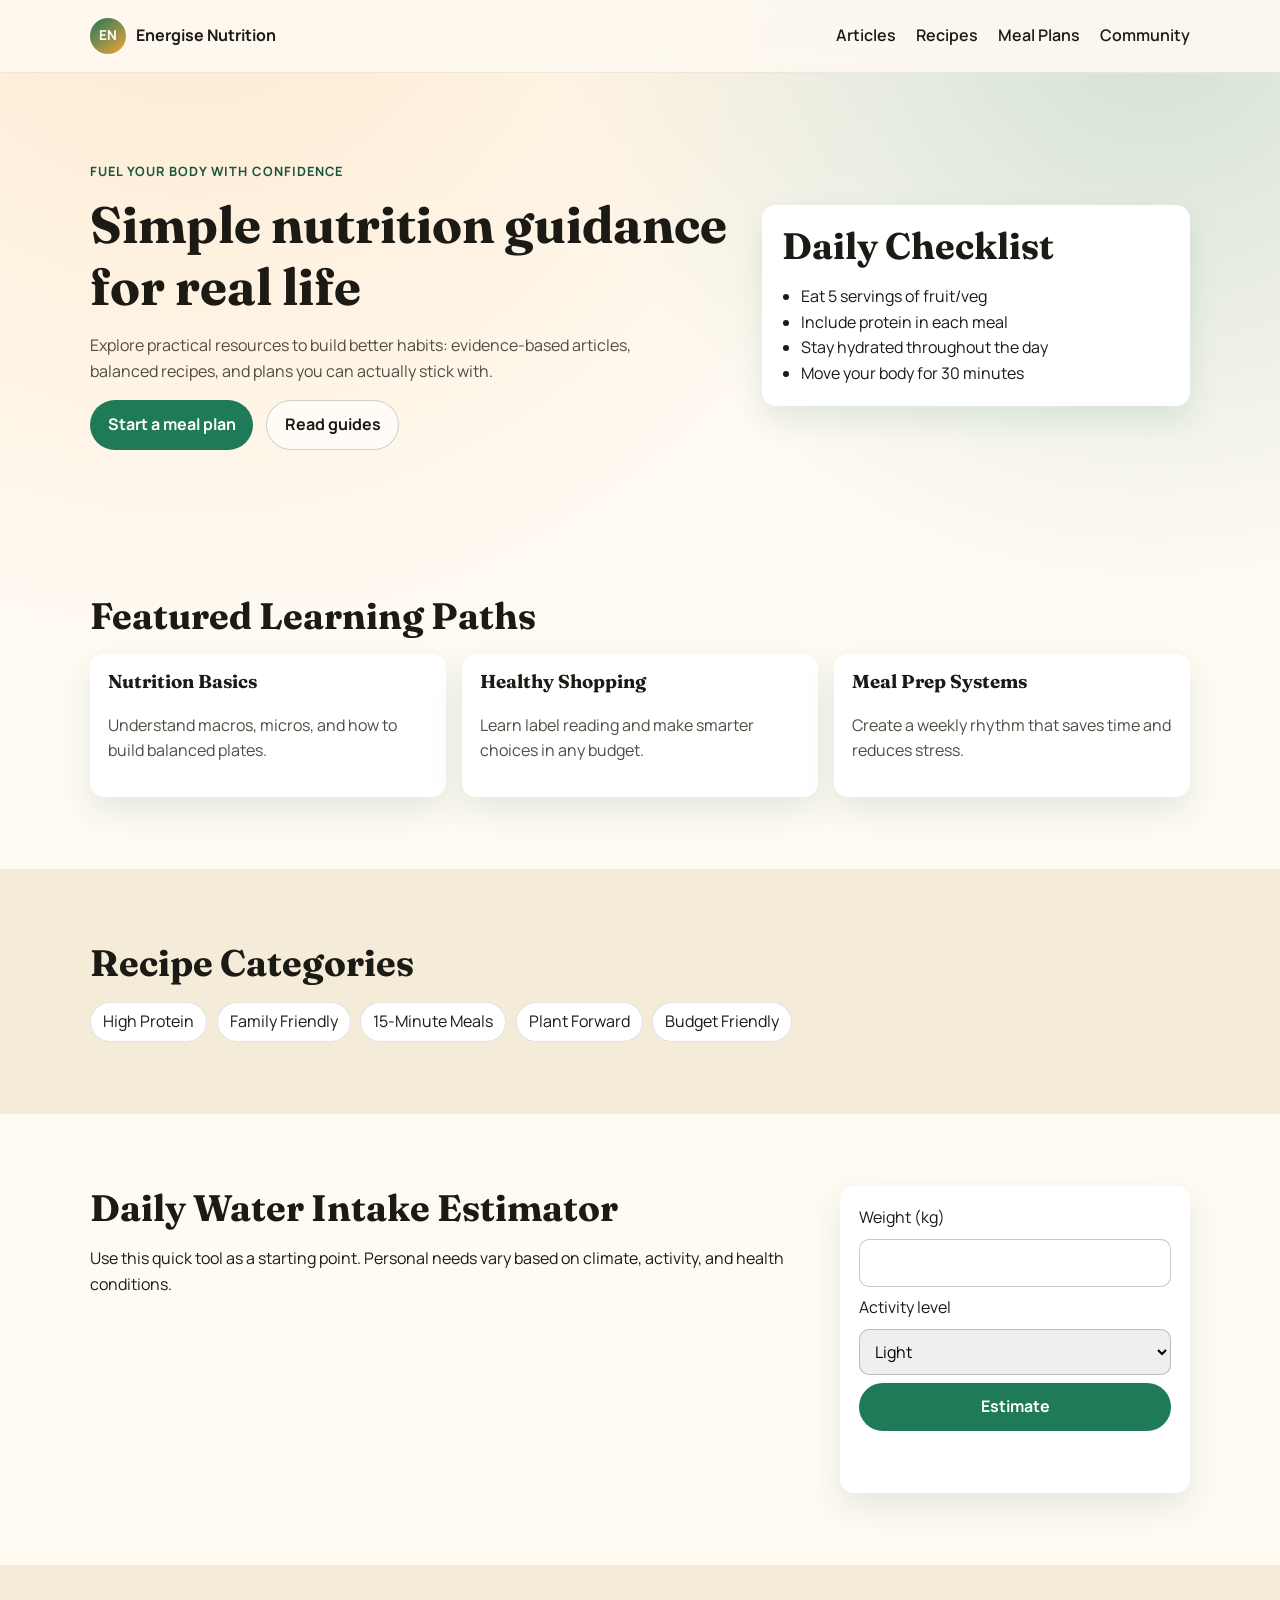
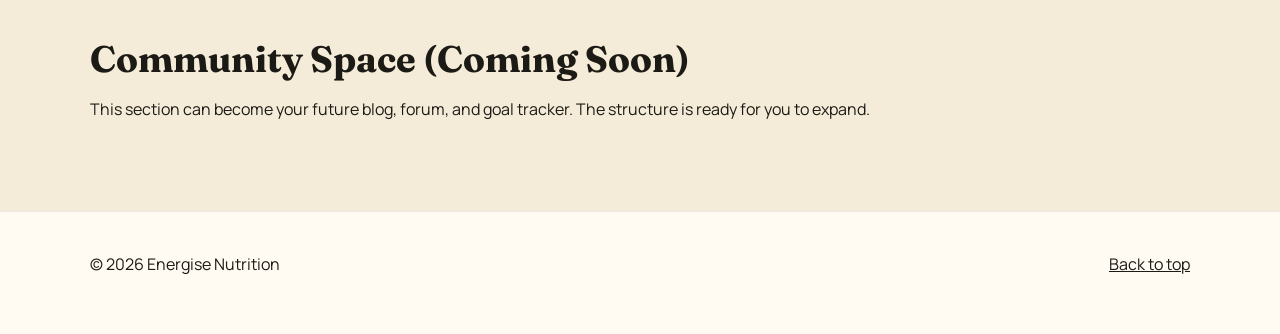
<file: index.html>
<!DOCTYPE html>
<html lang="en">
  <head>
    <meta charset="UTF-8" />
    <meta name="viewport" content="width=device-width, initial-scale=1.0" />
    <meta
      name="description"
      content="Energise Nutrition offers practical guides, recipes, and healthy living tools."
    />
    <title>Energise Nutrition</title>
    <link rel="preconnect" href="https://fonts.googleapis.com" />
    <link rel="preconnect" href="https://fonts.gstatic.com" crossorigin />
    <link
      href="https://fonts.googleapis.com/css2?family=Fraunces:wght@500;700&family=Manrope:wght@400;500;700&display=swap"
      rel="stylesheet"
    />
    <link rel="stylesheet" href="assets/css/styles.css" />
  </head>
  <body>
    <a class="skip-link" href="#main-content">Skip to content</a>

    <header class="site-header" id="top">
      <div class="container nav-wrap">
        <a class="brand" href="#top" aria-label="Energise Nutrition home">
          <span class="brand-mark" aria-hidden="true">EN</span>
          <span>Energise Nutrition</span>
        </a>

        <button
          id="menu-toggle"
          class="menu-toggle"
          type="button"
          aria-expanded="false"
          aria-controls="primary-nav"
        >
          Menu
        </button>

        <nav id="primary-nav" class="primary-nav" aria-label="Primary navigation">
          <ul>
            <li><a href="#articles">Articles</a></li>
            <li><a href="#recipes">Recipes</a></li>
            <li><a href="#plans">Meal Plans</a></li>
            <li><a href="#community">Community</a></li>
          </ul>
        </nav>
      </div>
    </header>

    <main id="main-content">
      <section class="hero section reveal">
        <div class="container hero-grid">
          <div>
            <p class="eyebrow">Fuel your body with confidence</p>
            <h1>Simple nutrition guidance for real life</h1>
            <p class="hero-copy">
              Explore practical resources to build better habits: evidence-based articles,
              balanced recipes, and plans you can actually stick with.
            </p>
            <div class="hero-actions">
              <a class="btn btn-primary" href="#plans">Start a meal plan</a>
              <a class="btn btn-ghost" href="#articles">Read guides</a>
            </div>
          </div>
          <aside class="hero-card" aria-label="Quick daily checklist">
            <h2>Daily Checklist</h2>
            <ul>
              <li>Eat 5 servings of fruit/veg</li>
              <li>Include protein in each meal</li>
              <li>Stay hydrated throughout the day</li>
              <li>Move your body for 30 minutes</li>
            </ul>
          </aside>
        </div>
      </section>

      <section id="articles" class="section reveal">
        <div class="container">
          <h2>Featured Learning Paths</h2>
          <div class="card-grid">
            <article class="card">
              <h3>Nutrition Basics</h3>
              <p>Understand macros, micros, and how to build balanced plates.</p>
            </article>
            <article class="card">
              <h3>Healthy Shopping</h3>
              <p>Learn label reading and make smarter choices in any budget.</p>
            </article>
            <article class="card">
              <h3>Meal Prep Systems</h3>
              <p>Create a weekly rhythm that saves time and reduces stress.</p>
            </article>
          </div>
        </div>
      </section>

      <section id="recipes" class="section section-alt reveal">
        <div class="container">
          <h2>Recipe Categories</h2>
          <div class="pill-row" role="list" aria-label="Recipe categories">
            <span role="listitem">High Protein</span>
            <span role="listitem">Family Friendly</span>
            <span role="listitem">15-Minute Meals</span>
            <span role="listitem">Plant Forward</span>
            <span role="listitem">Budget Friendly</span>
          </div>
        </div>
      </section>

      <section id="plans" class="section reveal">
        <div class="container plan-layout">
          <div>
            <h2>Daily Water Intake Estimator</h2>
            <p>
              Use this quick tool as a starting point. Personal needs vary based on climate,
              activity, and health conditions.
            </p>
          </div>

          <form id="water-form" class="calculator" novalidate>
            <label for="weight">Weight (kg)</label>
            <input id="weight" name="weight" type="number" min="1" step="0.1" required />

            <label for="activity">Activity level</label>
            <select id="activity" name="activity">
              <option value="1">Light</option>
              <option value="1.15">Moderate</option>
              <option value="1.3">High</option>
            </select>

            <button class="btn btn-primary" type="submit">Estimate</button>
            <p id="water-result" class="result" aria-live="polite"></p>
          </form>
        </div>
      </section>

      <section id="community" class="section section-alt reveal">
        <div class="container">
          <h2>Community Space (Coming Soon)</h2>
          <p>
            This section can become your future blog, forum, and goal tracker. The structure
            is ready for you to expand.
          </p>
        </div>
      </section>
    </main>

    <footer class="site-footer">
      <div class="container footer-wrap">
        <p>&copy; <span id="year"></span> Energise Nutrition</p>
        <a href="#top">Back to top</a>
      </div>
    </footer>

    <script src="assets/js/main.js"></script>
  </body>
</html>
</file>
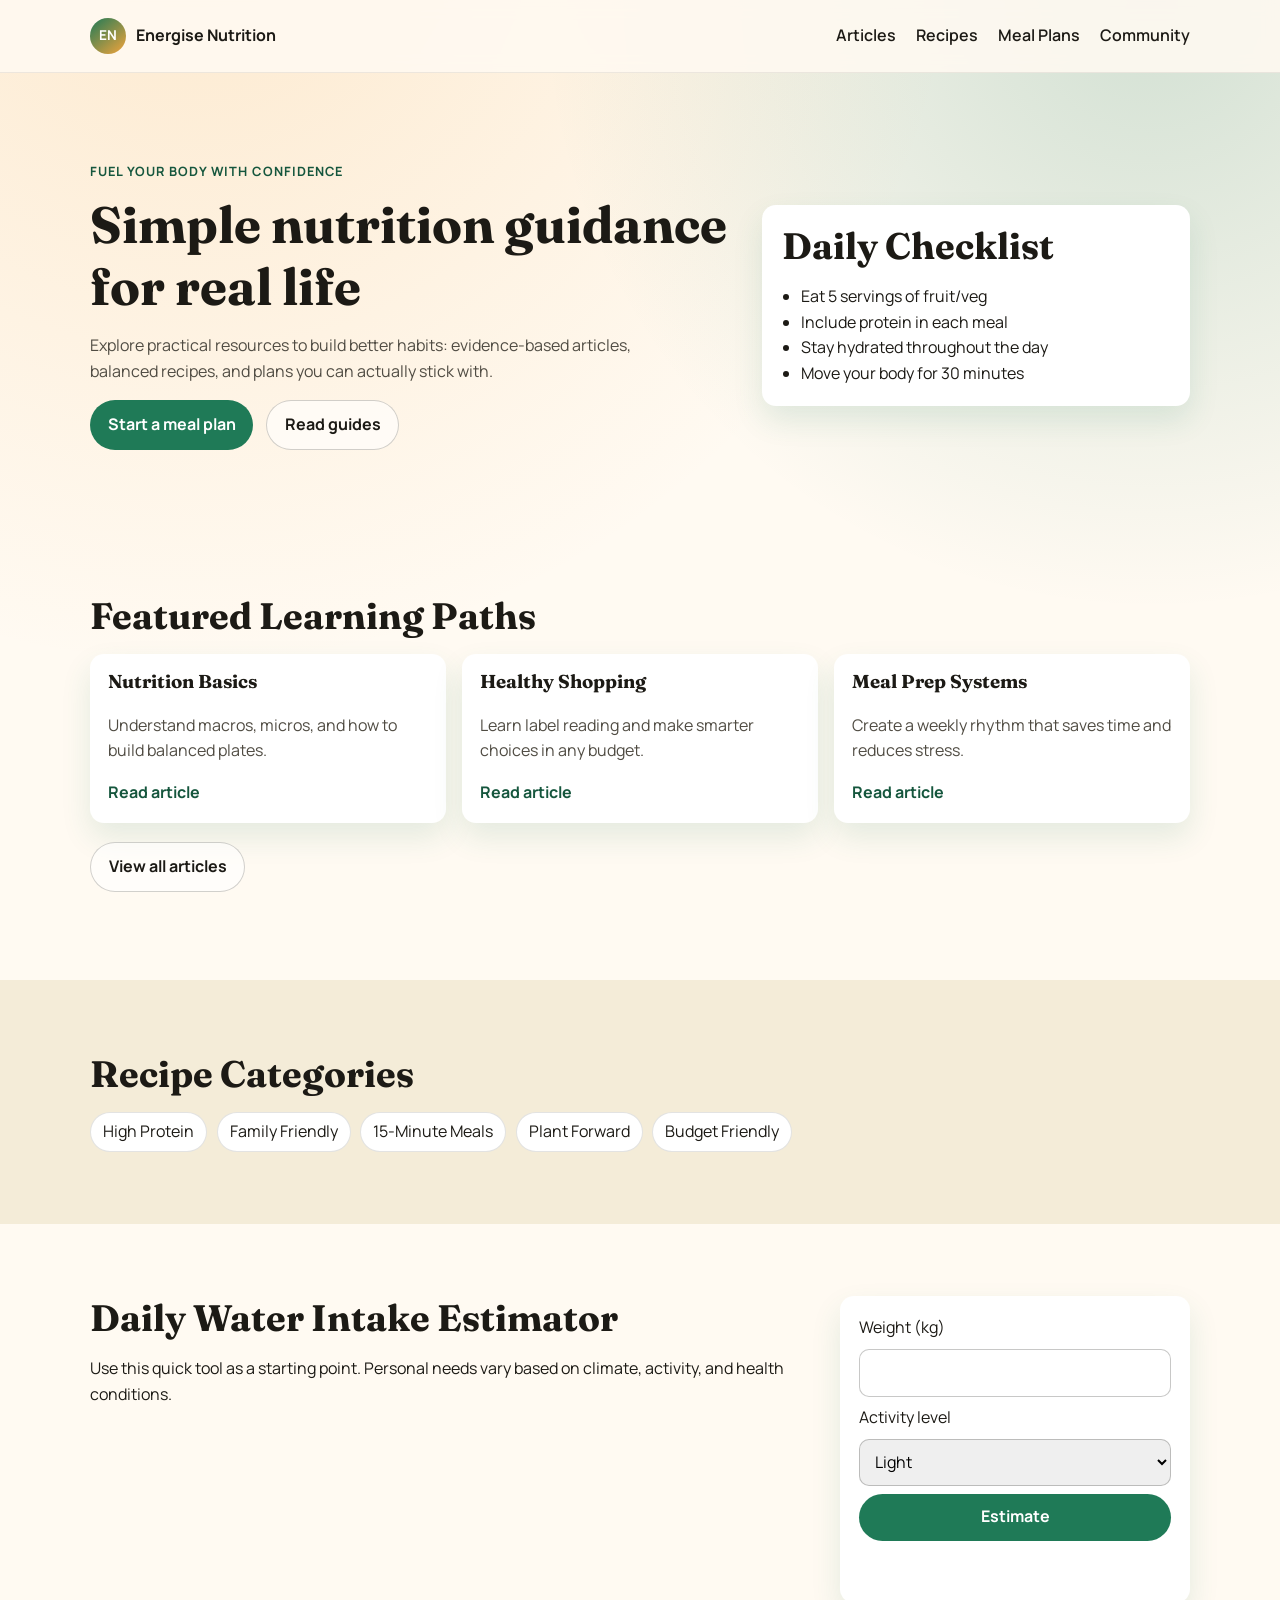
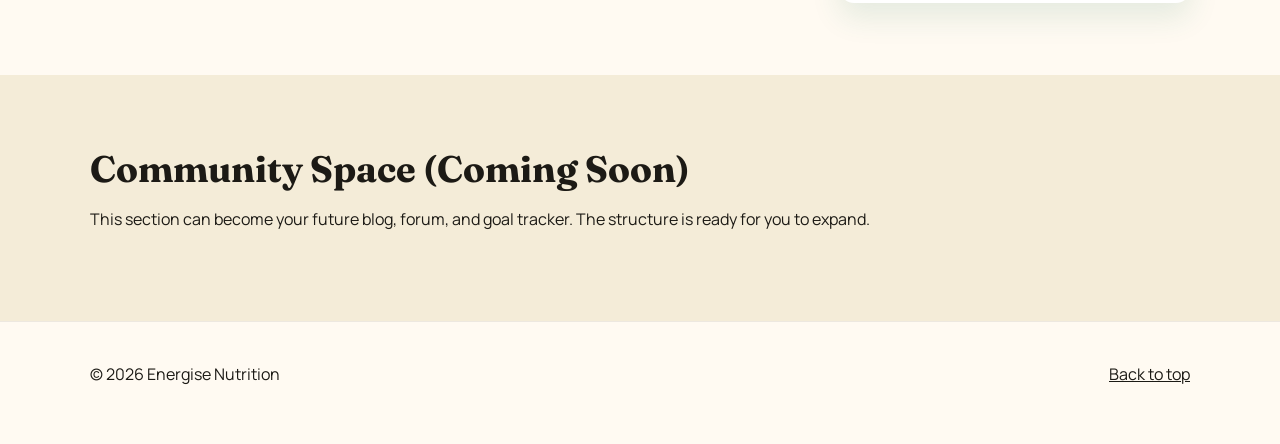
<file: public/index.html>
<!DOCTYPE html>
<html lang="en">
  <head>
    <meta charset="UTF-8" />
    <meta name="viewport" content="width=device-width, initial-scale=1.0" />
    <meta
      name="description"
      content="Energise Nutrition offers practical guides, recipes, and healthy living tools."
    />
    <title>Energise Nutrition</title>
    <link rel="preconnect" href="https://fonts.googleapis.com" />
    <link rel="preconnect" href="https://fonts.gstatic.com" crossorigin />
    <link
      href="https://fonts.googleapis.com/css2?family=Fraunces:wght@500;700&family=Manrope:wght@400;500;700&display=swap"
      rel="stylesheet"
    />
    <link rel="stylesheet" href="../src/css/styles.css" />
  </head>
  <body>
    <a class="skip-link" href="#main-content">Skip to content</a>

    <header class="site-header" id="top">
      <div class="container nav-wrap">
        <a class="brand" href="#top" aria-label="Energise Nutrition home">
          <span class="brand-mark" aria-hidden="true">EN</span>
          <span>Energise Nutrition</span>
        </a>

        <button
          id="menu-toggle"
          class="menu-toggle"
          type="button"
          aria-expanded="false"
          aria-controls="primary-nav"
        >
          Menu
        </button>

        <nav id="primary-nav" class="primary-nav" aria-label="Primary navigation">
          <ul>
            <li><a href="articles.html">Articles</a></li>
            <li><a href="#recipes">Recipes</a></li>
            <li><a href="#plans">Meal Plans</a></li>
            <li><a href="#community">Community</a></li>
          </ul>
        </nav>
      </div>
    </header>

    <main id="main-content">
      <section class="hero section reveal">
        <div class="container hero-grid">
          <div>
            <p class="eyebrow">Fuel your body with confidence</p>
            <h1>Simple nutrition guidance for real life</h1>
            <p class="hero-copy">
              Explore practical resources to build better habits: evidence-based articles,
              balanced recipes, and plans you can actually stick with.
            </p>
            <div class="hero-actions">
              <a class="btn btn-primary" href="#plans">Start a meal plan</a>
              <a class="btn btn-ghost" href="articles.html">Read guides</a>
            </div>
          </div>
          <aside class="hero-card" aria-label="Quick daily checklist">
            <h2>Daily Checklist</h2>
            <ul>
              <li>Eat 5 servings of fruit/veg</li>
              <li>Include protein in each meal</li>
              <li>Stay hydrated throughout the day</li>
              <li>Move your body for 30 minutes</li>
            </ul>
          </aside>
        </div>
      </section>

      <section id="articles" class="section reveal">
        <div class="container">
          <h2>Featured Learning Paths</h2>
          <div class="card-grid">
            <article class="card">
              <h3>Nutrition Basics</h3>
              <p>Understand macros, micros, and how to build balanced plates.</p>
              <a class="inline-link" href="article.html?id=balanced-plate-basics">Read article</a>
            </article>
            <article class="card">
              <h3>Healthy Shopping</h3>
              <p>Learn label reading and make smarter choices in any budget.</p>
              <a class="inline-link" href="article.html?id=healthy-shopping-on-budget">Read article</a>
            </article>
            <article class="card">
              <h3>Meal Prep Systems</h3>
              <p>Create a weekly rhythm that saves time and reduces stress.</p>
              <a class="inline-link" href="article.html?id=meal-prep-starter-system">Read article</a>
            </article>
          </div>
          <p class="more-link-wrap">
            <a class="btn btn-ghost" href="articles.html">View all articles</a>
          </p>
        </div>
      </section>

      <section id="recipes" class="section section-alt reveal">
        <div class="container">
          <h2>Recipe Categories</h2>
          <div class="pill-row" role="list" aria-label="Recipe categories">
            <span role="listitem">High Protein</span>
            <span role="listitem">Family Friendly</span>
            <span role="listitem">15-Minute Meals</span>
            <span role="listitem">Plant Forward</span>
            <span role="listitem">Budget Friendly</span>
          </div>
        </div>
      </section>

      <section id="plans" class="section reveal">
        <div class="container plan-layout">
          <div>
            <h2>Daily Water Intake Estimator</h2>
            <p>
              Use this quick tool as a starting point. Personal needs vary based on climate,
              activity, and health conditions.
            </p>
          </div>

          <form id="water-form" class="calculator" novalidate>
            <label for="weight">Weight (kg)</label>
            <input id="weight" name="weight" type="number" min="1" step="0.1" required />

            <label for="activity">Activity level</label>
            <select id="activity" name="activity">
              <option value="1">Light</option>
              <option value="1.15">Moderate</option>
              <option value="1.3">High</option>
            </select>

            <button class="btn btn-primary" type="submit">Estimate</button>
            <p id="water-result" class="result" aria-live="polite"></p>
          </form>
        </div>
      </section>

      <section id="community" class="section section-alt reveal">
        <div class="container">
          <h2>Community Space (Coming Soon)</h2>
          <p>
            This section can become your future blog, forum, and goal tracker. The structure
            is ready for you to expand.
          </p>
        </div>
      </section>
    </main>

    <footer class="site-footer">
      <div class="container footer-wrap">
        <p>&copy; <span id="year"></span> Energise Nutrition</p>
        <a href="#top">Back to top</a>
      </div>
    </footer>

    <script src="../src/js/main.js"></script>
  </body>
</html>
</file>
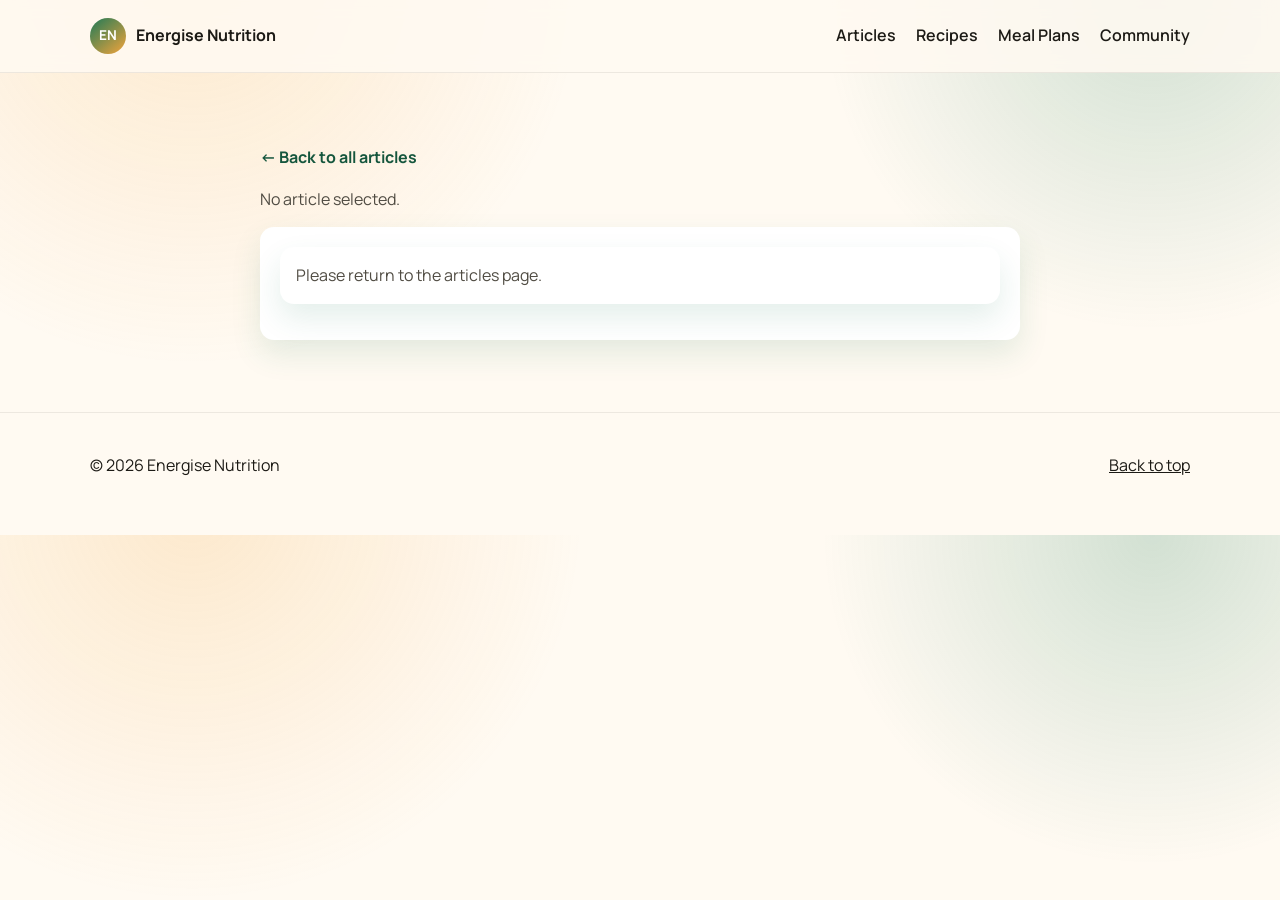
<file: public/article.html>
<!DOCTYPE html>
<html lang="en">
  <head>
    <meta charset="UTF-8" />
    <meta name="viewport" content="width=device-width, initial-scale=1.0" />
    <meta
      name="description"
      content="Read nutrition and health articles from Energise Nutrition."
    />
    <title>Article | Energise Nutrition</title>
    <link rel="preconnect" href="https://fonts.googleapis.com" />
    <link rel="preconnect" href="https://fonts.gstatic.com" crossorigin />
    <link
      href="https://fonts.googleapis.com/css2?family=Fraunces:wght@500;700&family=Manrope:wght@400;500;700&display=swap"
      rel="stylesheet"
    />
    <link rel="stylesheet" href="../src/css/styles.css" />
  </head>
  <body>
    <a class="skip-link" href="#main-content">Skip to content</a>

    <header class="site-header" id="top">
      <div class="container nav-wrap">
        <a class="brand" href="index.html" aria-label="Energise Nutrition home">
          <span class="brand-mark" aria-hidden="true">EN</span>
          <span>Energise Nutrition</span>
        </a>

        <button
          id="menu-toggle"
          class="menu-toggle"
          type="button"
          aria-expanded="false"
          aria-controls="primary-nav"
        >
          Menu
        </button>

        <nav id="primary-nav" class="primary-nav" aria-label="Primary navigation">
          <ul>
            <li><a href="articles.html" aria-current="page">Articles</a></li>
            <li><a href="index.html#recipes">Recipes</a></li>
            <li><a href="index.html#plans">Meal Plans</a></li>
            <li><a href="index.html#community">Community</a></li>
          </ul>
        </nav>
      </div>
    </header>

    <main id="main-content" class="section">
      <div class="container article-page">
        <a class="back-link" href="articles.html">&larr; Back to all articles</a>
        <p id="article-status" class="search-count" aria-live="polite"></p>
        <article id="article-content" class="article-prose"></article>
      </div>
    </main>

    <footer class="site-footer">
      <div class="container footer-wrap">
        <p>&copy; <span id="year"></span> Energise Nutrition</p>
        <a href="#top">Back to top</a>
      </div>
    </footer>

    <script src="../src/js/main.js"></script>
    <script src="../src/js/article.js"></script>
  </body>
</html>
</file>
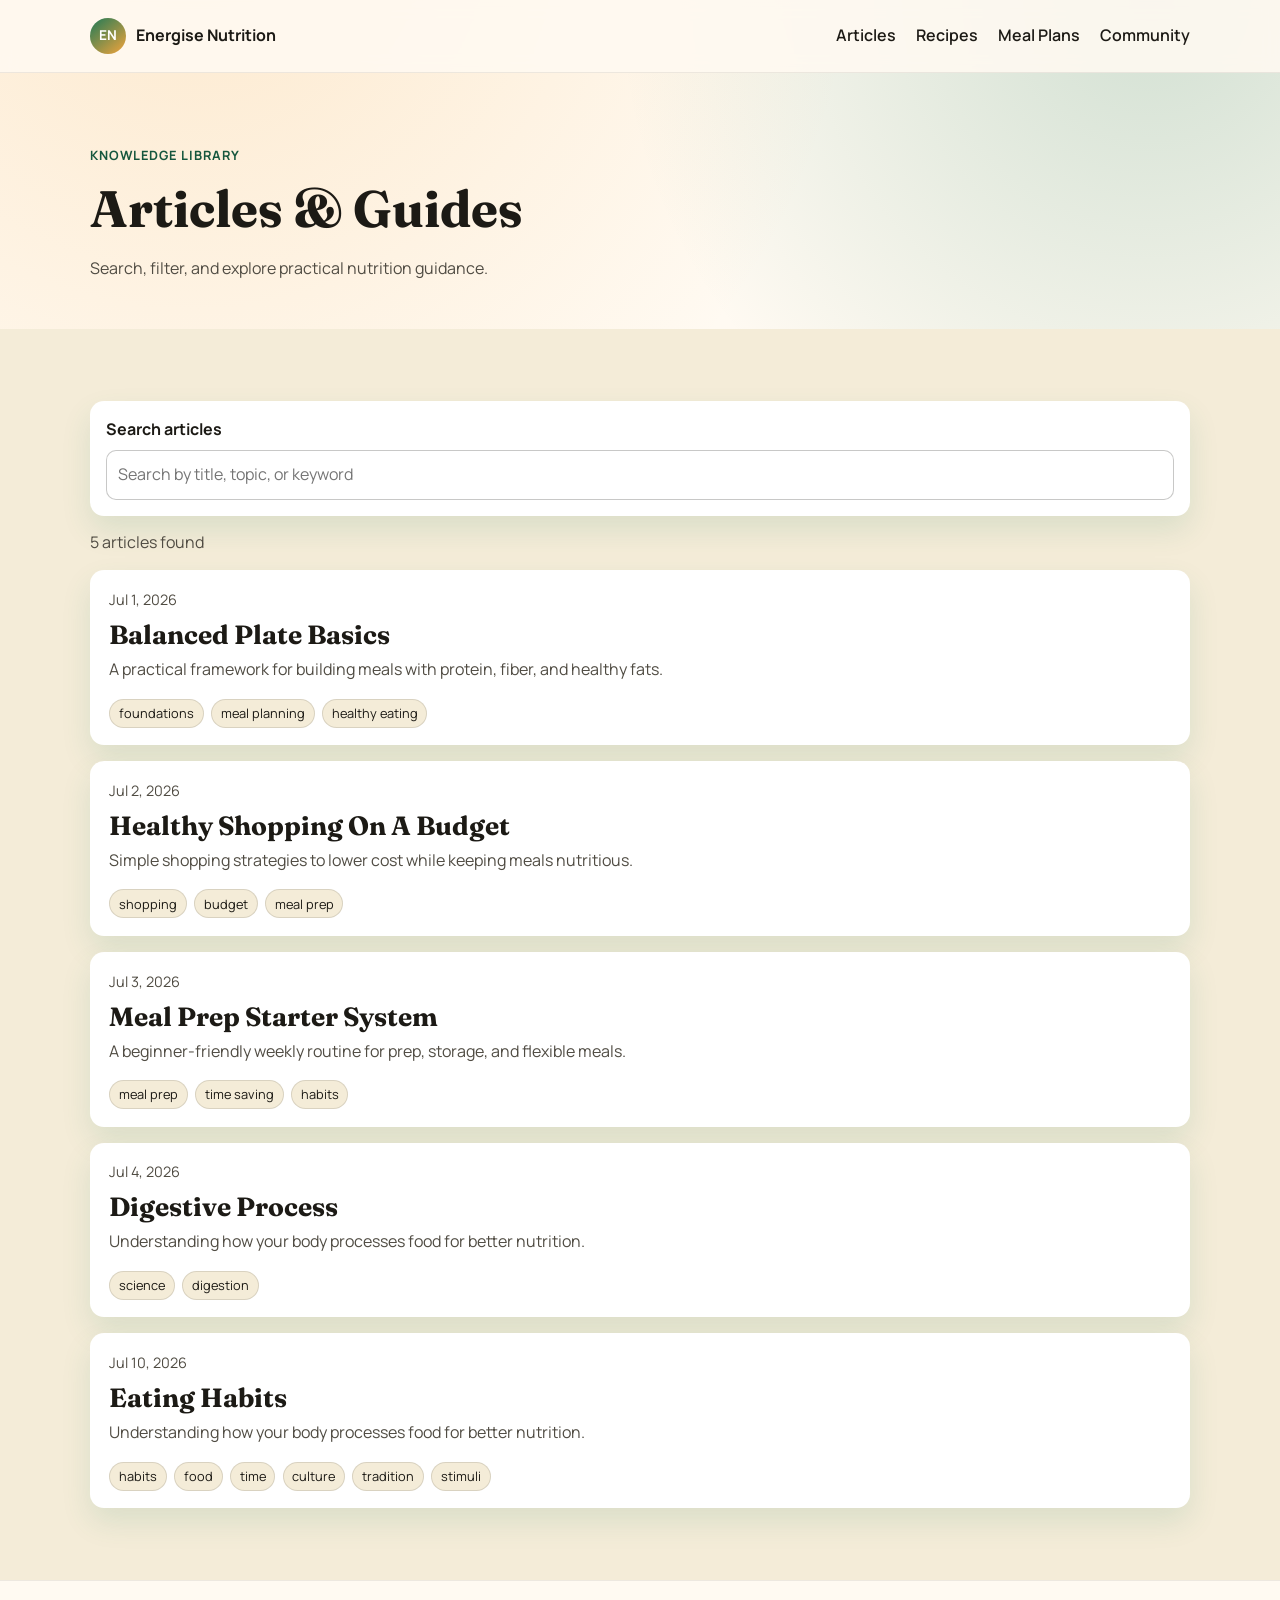
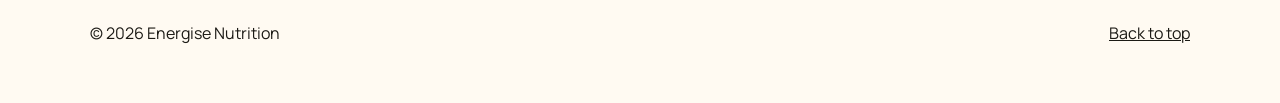
<file: public/articles.html>
<!DOCTYPE html>
<html lang="en">
  <head>
    <meta charset="UTF-8" />
    <meta name="viewport" content="width=device-width, initial-scale=1.0" />
    <meta
      name="description"
      content="Browse nutrition and health articles from Energise Nutrition."
    />
    <title>Articles | Energise Nutrition</title>
    <link rel="preconnect" href="https://fonts.googleapis.com" />
    <link rel="preconnect" href="https://fonts.gstatic.com" crossorigin />
    <link
      href="https://fonts.googleapis.com/css2?family=Fraunces:wght@500;700&family=Manrope:wght@400;500;700&display=swap"
      rel="stylesheet"
    />
    <link rel="stylesheet" href="../src/css/styles.css" />
  </head>
  <body>
    <a class="skip-link" href="#main-content">Skip to content</a>

    <header class="site-header" id="top">
      <div class="container nav-wrap">
        <a class="brand" href="index.html" aria-label="Energise Nutrition home">
          <span class="brand-mark" aria-hidden="true">EN</span>
          <span>Energise Nutrition</span>
        </a>

        <button
          id="menu-toggle"
          class="menu-toggle"
          type="button"
          aria-expanded="false"
          aria-controls="primary-nav"
        >
          Menu
        </button>

        <nav id="primary-nav" class="primary-nav" aria-label="Primary navigation">
          <ul>
            <li><a href="articles.html" aria-current="page">Articles</a></li>
            <li><a href="index.html#recipes">Recipes</a></li>
            <li><a href="index.html#plans">Meal Plans</a></li>
            <li><a href="index.html#community">Community</a></li>
          </ul>
        </nav>
      </div>
    </header>

    <main id="main-content">
      <section class="section page-hero">
        <div class="container">
          <p class="eyebrow">Knowledge Library</p>
          <h1>Articles & Guides</h1>
          <p class="hero-copy">
            Search, filter, and explore practical nutrition guidance.
          </p>
        </div>
      </section>

      <section class="section section-alt">
        <div class="container">
          <form id="article-search-form" class="search-bar" role="search">
            <label for="article-search">Search articles</label>
            <input
              id="article-search"
              name="query"
              type="search"
              placeholder="Search by title, topic, or keyword"
              autocomplete="off"
            />
          </form>
          <p id="article-count" class="search-count" aria-live="polite"></p>
          <div id="article-list" class="article-list" aria-live="polite"></div>
        </div>
      </section>
    </main>

    <footer class="site-footer">
      <div class="container footer-wrap">
        <p>&copy; <span id="year"></span> Energise Nutrition</p>
        <a href="#top">Back to top</a>
      </div>
    </footer>

    <script src="../src/js/main.js"></script>
    <script src="../src/js/articles.js"></script>
  </body>
</html>
</file>
<file: assets/css/styles.css>
:root {
  --bg: #fffaf2;
  --surface: #ffffff;
  --surface-muted: #f4ecd8;
  --text: #1c1a15;
  --text-soft: #504c43;
  --primary: #1f7a57;
  --primary-strong: #15563d;
  --accent: #f3a43b;
  --ring: #0f172a;
  --radius: 14px;
  --shadow: 0 14px 30px rgba(31, 122, 87, 0.12);
}

* {
  box-sizing: border-box;
}

html,
body {
  margin: 0;
  padding: 0;
}

body {
  font-family: "Manrope", "Segoe UI", sans-serif;
  color: var(--text);
  background:
    radial-gradient(circle at 15% -5%, rgba(243, 164, 59, 0.2), transparent 32%),
    radial-gradient(circle at 90% 0%, rgba(31, 122, 87, 0.2), transparent 26%),
    var(--bg);
  line-height: 1.6;
}

h1,
h2,
h3 {
  font-family: "Fraunces", Georgia, serif;
  line-height: 1.2;
  margin-top: 0;
}

h1 {
  font-size: clamp(2rem, 4vw, 3.2rem);
  margin-bottom: 1rem;
}

h2 {
  font-size: clamp(1.6rem, 3vw, 2.3rem);
  margin-bottom: 1rem;
}

p {
  margin-top: 0;
}

a {
  color: inherit;
}

.container {
  width: min(1100px, 92vw);
  margin: 0 auto;
}

.section {
  padding: 4.5rem 0;
}

.section-alt {
  background: var(--surface-muted);
}

.skip-link {
  position: absolute;
  left: -9999px;
}

.skip-link:focus {
  left: 1rem;
  top: 1rem;
  z-index: 1000;
  background: #fff;
  padding: 0.5rem 0.75rem;
  border-radius: 8px;
}

.site-header {
  position: sticky;
  top: 0;
  backdrop-filter: blur(8px);
  background: rgba(255, 250, 242, 0.87);
  border-bottom: 1px solid rgba(28, 26, 21, 0.08);
  z-index: 20;
}

.nav-wrap {
  min-height: 72px;
  display: flex;
  align-items: center;
  justify-content: space-between;
  gap: 1rem;
}

.brand {
  display: inline-flex;
  align-items: center;
  gap: 0.65rem;
  text-decoration: none;
  font-weight: 700;
}

.brand-mark {
  width: 36px;
  height: 36px;
  border-radius: 50%;
  display: inline-grid;
  place-items: center;
  background: linear-gradient(140deg, var(--primary), var(--accent));
  color: #fff;
  font-size: 0.85rem;
}

.menu-toggle {
  display: none;
}

.primary-nav ul {
  display: flex;
  list-style: none;
  padding: 0;
  margin: 0;
  gap: 1.25rem;
}

.primary-nav a {
  text-decoration: none;
  font-weight: 600;
}

.primary-nav a:hover,
.primary-nav a:focus-visible {
  color: var(--primary-strong);
}

.hero {
  padding-top: 5.5rem;
}

.hero-grid {
  display: grid;
  grid-template-columns: 1.2fr 0.8fr;
  gap: 1.8rem;
  align-items: center;
}

.eyebrow {
  letter-spacing: 0.08em;
  text-transform: uppercase;
  color: var(--primary-strong);
  font-size: 0.8rem;
  font-weight: 700;
}

.hero-copy {
  max-width: 58ch;
  color: var(--text-soft);
}

.hero-actions {
  display: flex;
  flex-wrap: wrap;
  gap: 0.8rem;
}

.btn {
  border: 0;
  text-decoration: none;
  padding: 0.68rem 1.1rem;
  border-radius: 999px;
  cursor: pointer;
  font: inherit;
  font-weight: 700;
  display: inline-flex;
  align-items: center;
  justify-content: center;
}

.btn-primary {
  background: var(--primary);
  color: #fff;
}

.btn-primary:hover,
.btn-primary:focus-visible {
  background: var(--primary-strong);
}

.btn-ghost {
  border: 1px solid rgba(28, 26, 21, 0.2);
  background: rgba(255, 255, 255, 0.6);
}

.hero-card {
  background: var(--surface);
  border-radius: var(--radius);
  box-shadow: var(--shadow);
  padding: 1.2rem 1.25rem;
}

.hero-card ul {
  margin: 0;
  padding-left: 1.2rem;
}

.card-grid {
  display: grid;
  gap: 1rem;
  grid-template-columns: repeat(3, minmax(0, 1fr));
}

.card {
  background: var(--surface);
  border-radius: var(--radius);
  padding: 1.1rem;
  box-shadow: var(--shadow);
}

.card p {
  color: var(--text-soft);
}

.pill-row {
  display: flex;
  flex-wrap: wrap;
  gap: 0.6rem;
}

.pill-row span {
  border-radius: 999px;
  padding: 0.4rem 0.75rem;
  background: #fff;
  border: 1px solid rgba(28, 26, 21, 0.12);
}

.plan-layout {
  display: grid;
  grid-template-columns: 1fr 350px;
  gap: 1.4rem;
  align-items: start;
}

.calculator {
  background: var(--surface);
  box-shadow: var(--shadow);
  border-radius: var(--radius);
  padding: 1.2rem;
  display: grid;
  gap: 0.5rem;
}

.calculator input,
.calculator select {
  width: 100%;
  padding: 0.65rem;
  border-radius: 10px;
  border: 1px solid rgba(28, 26, 21, 0.24);
  font: inherit;
}

.calculator input:focus,
.calculator select:focus,
.menu-toggle:focus,
.btn:focus {
  outline: 2px solid var(--ring);
  outline-offset: 2px;
}

.result {
  min-height: 1.2em;
  font-weight: 700;
}

.site-footer {
  padding: 2.5rem 0;
  border-top: 1px solid rgba(28, 26, 21, 0.08);
}

.footer-wrap {
  display: flex;
  justify-content: space-between;
  gap: 1rem;
  flex-wrap: wrap;
}

.reveal {
  opacity: 0;
  transform: translateY(18px);
  transition: opacity 400ms ease, transform 400ms ease;
}

.reveal.visible {
  opacity: 1;
  transform: translateY(0);
}

@media (max-width: 900px) {
  .hero-grid,
  .plan-layout,
  .card-grid {
    grid-template-columns: 1fr;
  }

  .section {
    padding: 3.5rem 0;
  }
}

@media (max-width: 720px) {
  .menu-toggle {
    display: inline-flex;
    border: 1px solid rgba(28, 26, 21, 0.2);
    background: #fff;
    padding: 0.45rem 0.7rem;
    border-radius: 8px;
    font-weight: 700;
    cursor: pointer;
  }

  .primary-nav {
    position: absolute;
    top: 72px;
    left: 0;
    width: 100%;
    background: rgba(255, 250, 242, 0.96);
    border-bottom: 1px solid rgba(28, 26, 21, 0.1);
    display: none;
    padding: 0.8rem 0;
  }

  .primary-nav ul {
    width: min(1100px, 92vw);
    margin: 0 auto;
    flex-direction: column;
    gap: 0.65rem;
  }

  .primary-nav.open {
    display: block;
  }
}
</file>
<file: src/css/styles.css>
:root {
  --bg: #fffaf2;
  --surface: #ffffff;
  --surface-muted: #f4ecd8;
  --text: #1c1a15;
  --text-soft: #504c43;
  --primary: #1f7a57;
  --primary-strong: #15563d;
  --accent: #f3a43b;
  --ring: #0f172a;
  --radius: 14px;
  --shadow: 0 14px 30px rgba(31, 122, 87, 0.12);
}

* {
  box-sizing: border-box;
}

html,
body {
  margin: 0;
  padding: 0;
}

body {
  font-family: "Manrope", "Segoe UI", sans-serif;
  color: var(--text);
  background:
    radial-gradient(circle at 15% -5%, rgba(243, 164, 59, 0.2), transparent 32%),
    radial-gradient(circle at 90% 0%, rgba(31, 122, 87, 0.2), transparent 26%),
    var(--bg);
  line-height: 1.6;
}

h1,
h2,
h3 {
  font-family: "Fraunces", Georgia, serif;
  line-height: 1.2;
  margin-top: 0;
}

h1 {
  font-size: clamp(2rem, 4vw, 3.2rem);
  margin-bottom: 1rem;
}

h2 {
  font-size: clamp(1.6rem, 3vw, 2.3rem);
  margin-bottom: 1rem;
}

p {
  margin-top: 0;
}

a {
  color: inherit;
}

.container {
  width: min(1100px, 92vw);
  margin: 0 auto;
}

.section {
  padding: 4.5rem 0;
}

.section-alt {
  background: var(--surface-muted);
}

.skip-link {
  position: absolute;
  left: -9999px;
}

.skip-link:focus {
  left: 1rem;
  top: 1rem;
  z-index: 1000;
  background: #fff;
  padding: 0.5rem 0.75rem;
  border-radius: 8px;
}

.site-header {
  position: sticky;
  top: 0;
  backdrop-filter: blur(8px);
  background: rgba(255, 250, 242, 0.87);
  border-bottom: 1px solid rgba(28, 26, 21, 0.08);
  z-index: 20;
}

.nav-wrap {
  min-height: 72px;
  display: flex;
  align-items: center;
  justify-content: space-between;
  gap: 1rem;
}

.brand {
  display: inline-flex;
  align-items: center;
  gap: 0.65rem;
  text-decoration: none;
  font-weight: 700;
}

.brand-mark {
  width: 36px;
  height: 36px;
  border-radius: 50%;
  display: inline-grid;
  place-items: center;
  background: linear-gradient(140deg, var(--primary), var(--accent));
  color: #fff;
  font-size: 0.85rem;
}

.menu-toggle {
  display: none;
}

.primary-nav ul {
  display: flex;
  list-style: none;
  padding: 0;
  margin: 0;
  gap: 1.25rem;
}

.primary-nav a {
  text-decoration: none;
  font-weight: 600;
}

.primary-nav a:hover,
.primary-nav a:focus-visible {
  color: var(--primary-strong);
}

.hero {
  padding-top: 5.5rem;
}

.hero-grid {
  display: grid;
  grid-template-columns: 1.2fr 0.8fr;
  gap: 1.8rem;
  align-items: center;
}

.eyebrow {
  letter-spacing: 0.08em;
  text-transform: uppercase;
  color: var(--primary-strong);
  font-size: 0.8rem;
  font-weight: 700;
}

.hero-copy {
  max-width: 58ch;
  color: var(--text-soft);
}

.hero-actions {
  display: flex;
  flex-wrap: wrap;
  gap: 0.8rem;
}

.btn {
  border: 0;
  text-decoration: none;
  padding: 0.68rem 1.1rem;
  border-radius: 999px;
  cursor: pointer;
  font: inherit;
  font-weight: 700;
  display: inline-flex;
  align-items: center;
  justify-content: center;
}

.btn-primary {
  background: var(--primary);
  color: #fff;
}

.btn-primary:hover,
.btn-primary:focus-visible {
  background: var(--primary-strong);
}

.btn-ghost {
  border: 1px solid rgba(28, 26, 21, 0.2);
  background: rgba(255, 255, 255, 0.6);
}

.hero-card {
  background: var(--surface);
  border-radius: var(--radius);
  box-shadow: var(--shadow);
  padding: 1.2rem 1.25rem;
}

.hero-card ul {
  margin: 0;
  padding-left: 1.2rem;
}

.card-grid {
  display: grid;
  gap: 1rem;
  grid-template-columns: repeat(3, minmax(0, 1fr));
}

.card {
  background: var(--surface);
  border-radius: var(--radius);
  padding: 1.1rem;
  box-shadow: var(--shadow);
}

.card p {
  color: var(--text-soft);
}

.inline-link {
  color: var(--primary-strong);
  font-weight: 700;
  text-decoration: none;
}

.inline-link:hover,
.inline-link:focus-visible {
  text-decoration: underline;
}

.more-link-wrap {
  margin-top: 1.2rem;
}

.pill-row {
  display: flex;
  flex-wrap: wrap;
  gap: 0.6rem;
}

.pill-row span {
  border-radius: 999px;
  padding: 0.4rem 0.75rem;
  background: #fff;
  border: 1px solid rgba(28, 26, 21, 0.12);
}

.plan-layout {
  display: grid;
  grid-template-columns: 1fr 350px;
  gap: 1.4rem;
  align-items: start;
}

.calculator {
  background: var(--surface);
  box-shadow: var(--shadow);
  border-radius: var(--radius);
  padding: 1.2rem;
  display: grid;
  gap: 0.5rem;
}

.calculator input,
.calculator select {
  width: 100%;
  padding: 0.65rem;
  border-radius: 10px;
  border: 1px solid rgba(28, 26, 21, 0.24);
  font: inherit;
}

.calculator input:focus,
.calculator select:focus,
.menu-toggle:focus,
.btn:focus {
  outline: 2px solid var(--ring);
  outline-offset: 2px;
}

.result {
  min-height: 1.2em;
  font-weight: 700;
}

.site-footer {
  padding: 2.5rem 0;
  border-top: 1px solid rgba(28, 26, 21, 0.08);
}

.footer-wrap {
  display: flex;
  justify-content: space-between;
  gap: 1rem;
  flex-wrap: wrap;
}

.page-hero {
  padding-bottom: 2rem;
}

.search-bar {
  background: var(--surface);
  border-radius: var(--radius);
  box-shadow: var(--shadow);
  padding: 1rem;
  display: grid;
  gap: 0.45rem;
  margin-bottom: 0.9rem;
}

.search-bar label {
  font-weight: 700;
}

.search-bar input {
  width: 100%;
  padding: 0.7rem;
  border-radius: 10px;
  border: 1px solid rgba(28, 26, 21, 0.24);
  font: inherit;
}

.search-count {
  color: var(--text-soft);
  margin-bottom: 0.9rem;
}

.article-list {
  display: grid;
  gap: 1rem;
}

.article-card {
  padding: 1.1rem 1.2rem;
}

.article-meta {
  color: var(--text-soft);
  font-size: 0.9rem;
  margin-bottom: 0.5rem;
}

.article-title {
  margin-bottom: 0.4rem;
  font-size: clamp(1.25rem, 2.1vw, 1.65rem);
}

.article-title a {
  text-decoration: none;
}

.article-title a:hover,
.article-title a:focus-visible {
  color: var(--primary-strong);
}

.tag-row {
  display: flex;
  gap: 0.45rem;
  flex-wrap: wrap;
  margin-top: 0.8rem;
}

.tag {
  background: var(--surface-muted);
  border: 1px solid rgba(28, 26, 21, 0.12);
  border-radius: 999px;
  padding: 0.2rem 0.55rem;
  font-size: 0.8rem;
}

.empty-state {
  background: #fff;
  border-radius: var(--radius);
  box-shadow: var(--shadow);
  padding: 1rem;
}

.article-page {
  max-width: 760px;
}

.back-link {
  display: inline-block;
  margin-bottom: 1rem;
  color: var(--primary-strong);
  text-decoration: none;
  font-weight: 700;
}

.back-link:hover,
.back-link:focus-visible {
  text-decoration: underline;
}

.article-prose {
  background: #fff;
  border-radius: var(--radius);
  box-shadow: var(--shadow);
  padding: 1.25rem;
}

.article-prose h1,
.article-prose h2,
.article-prose h3 {
  margin-top: 1.1rem;
}

.article-prose h1 {
  margin-top: 0;
}

.article-prose p,
.article-prose li {
  color: var(--text-soft);
}

.article-prose ul,
.article-prose ol {
  padding-left: 1.2rem;
}

.reveal {
  opacity: 0;
  transform: translateY(18px);
  transition: opacity 400ms ease, transform 400ms ease;
}

.reveal.visible {
  opacity: 1;
  transform: translateY(0);
}

@media (max-width: 900px) {
  .hero-grid,
  .plan-layout,
  .card-grid {
    grid-template-columns: 1fr;
  }

  .section {
    padding: 3.5rem 0;
  }
}

@media (max-width: 720px) {
  .menu-toggle {
    display: inline-flex;
    border: 1px solid rgba(28, 26, 21, 0.2);
    background: #fff;
    padding: 0.45rem 0.7rem;
    border-radius: 8px;
    font-weight: 700;
    cursor: pointer;
  }

  .primary-nav {
    position: absolute;
    top: 72px;
    left: 0;
    width: 100%;
    background: rgba(255, 250, 242, 0.96);
    border-bottom: 1px solid rgba(28, 26, 21, 0.1);
    display: none;
    padding: 0.8rem 0;
  }

  .primary-nav ul {
    width: min(1100px, 92vw);
    margin: 0 auto;
    flex-direction: column;
    gap: 0.65rem;
  }

  .primary-nav.open {
    display: block;
  }
}
</file>
